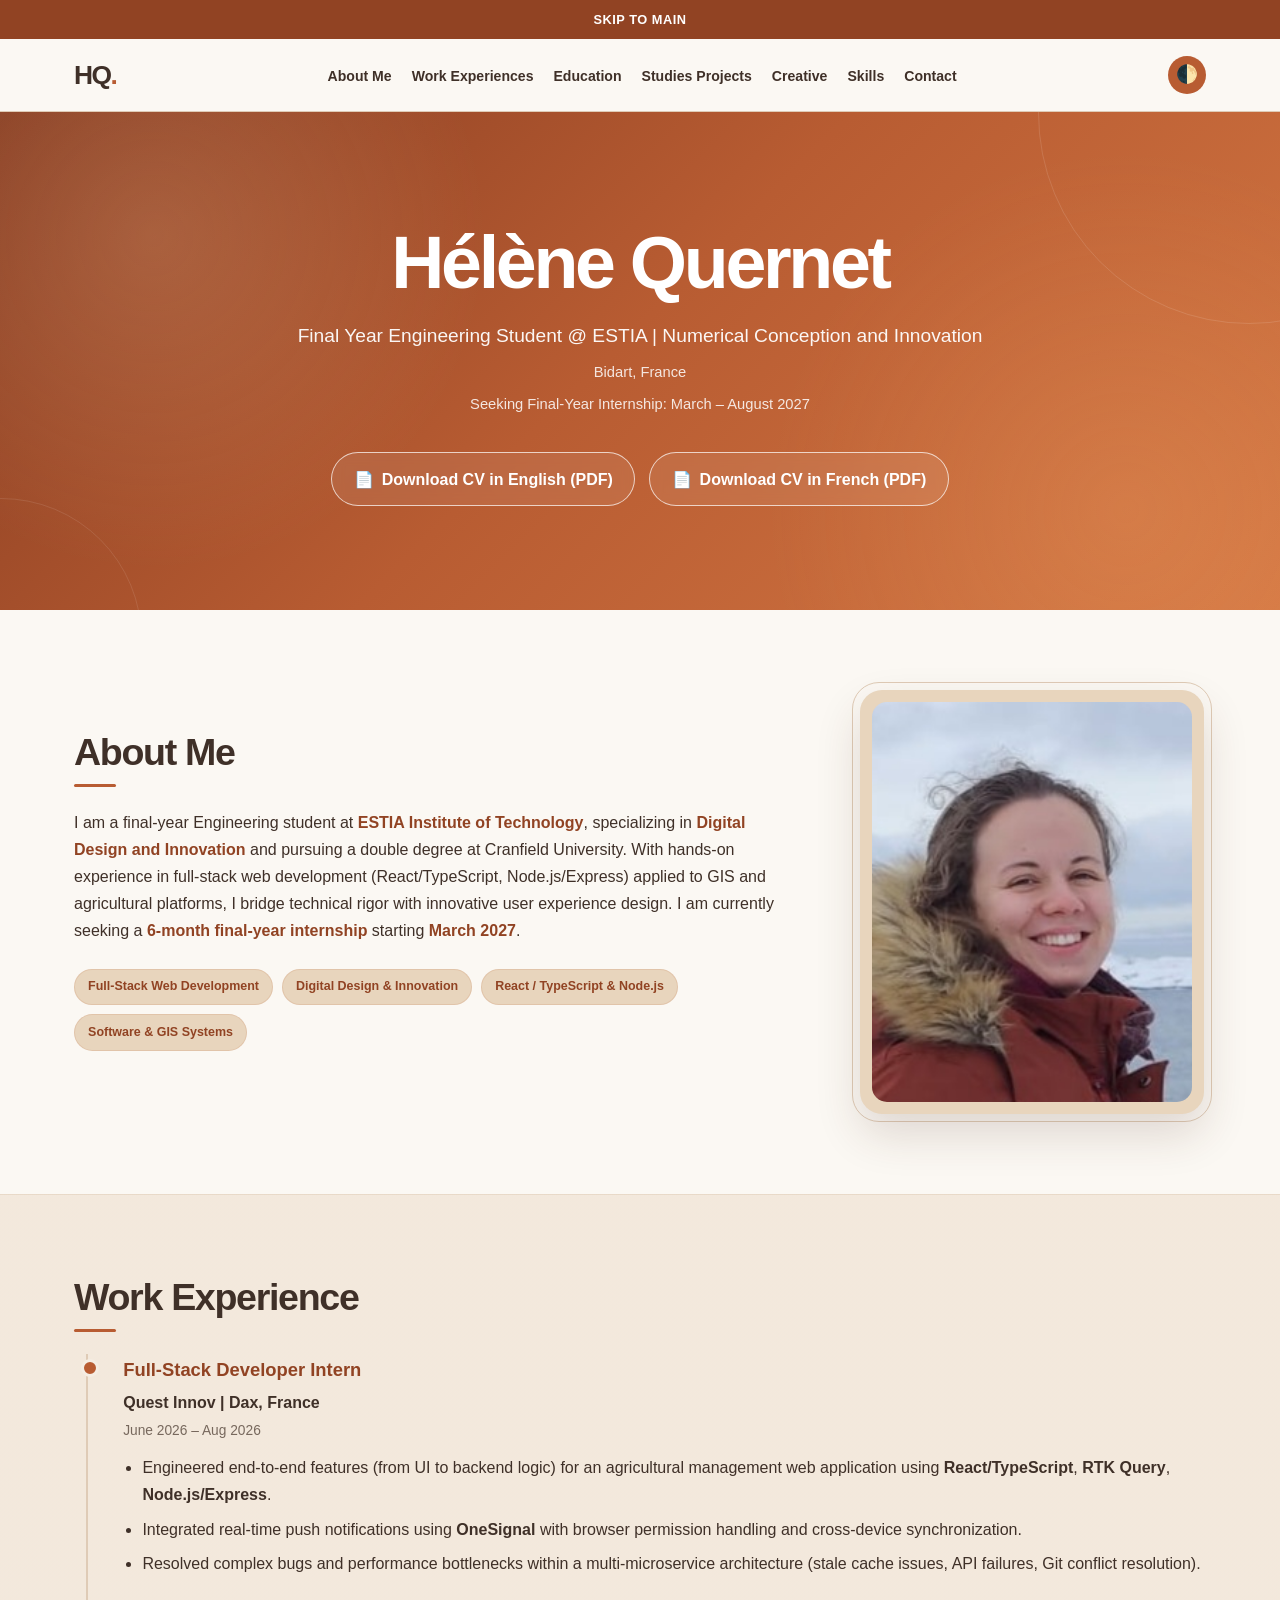
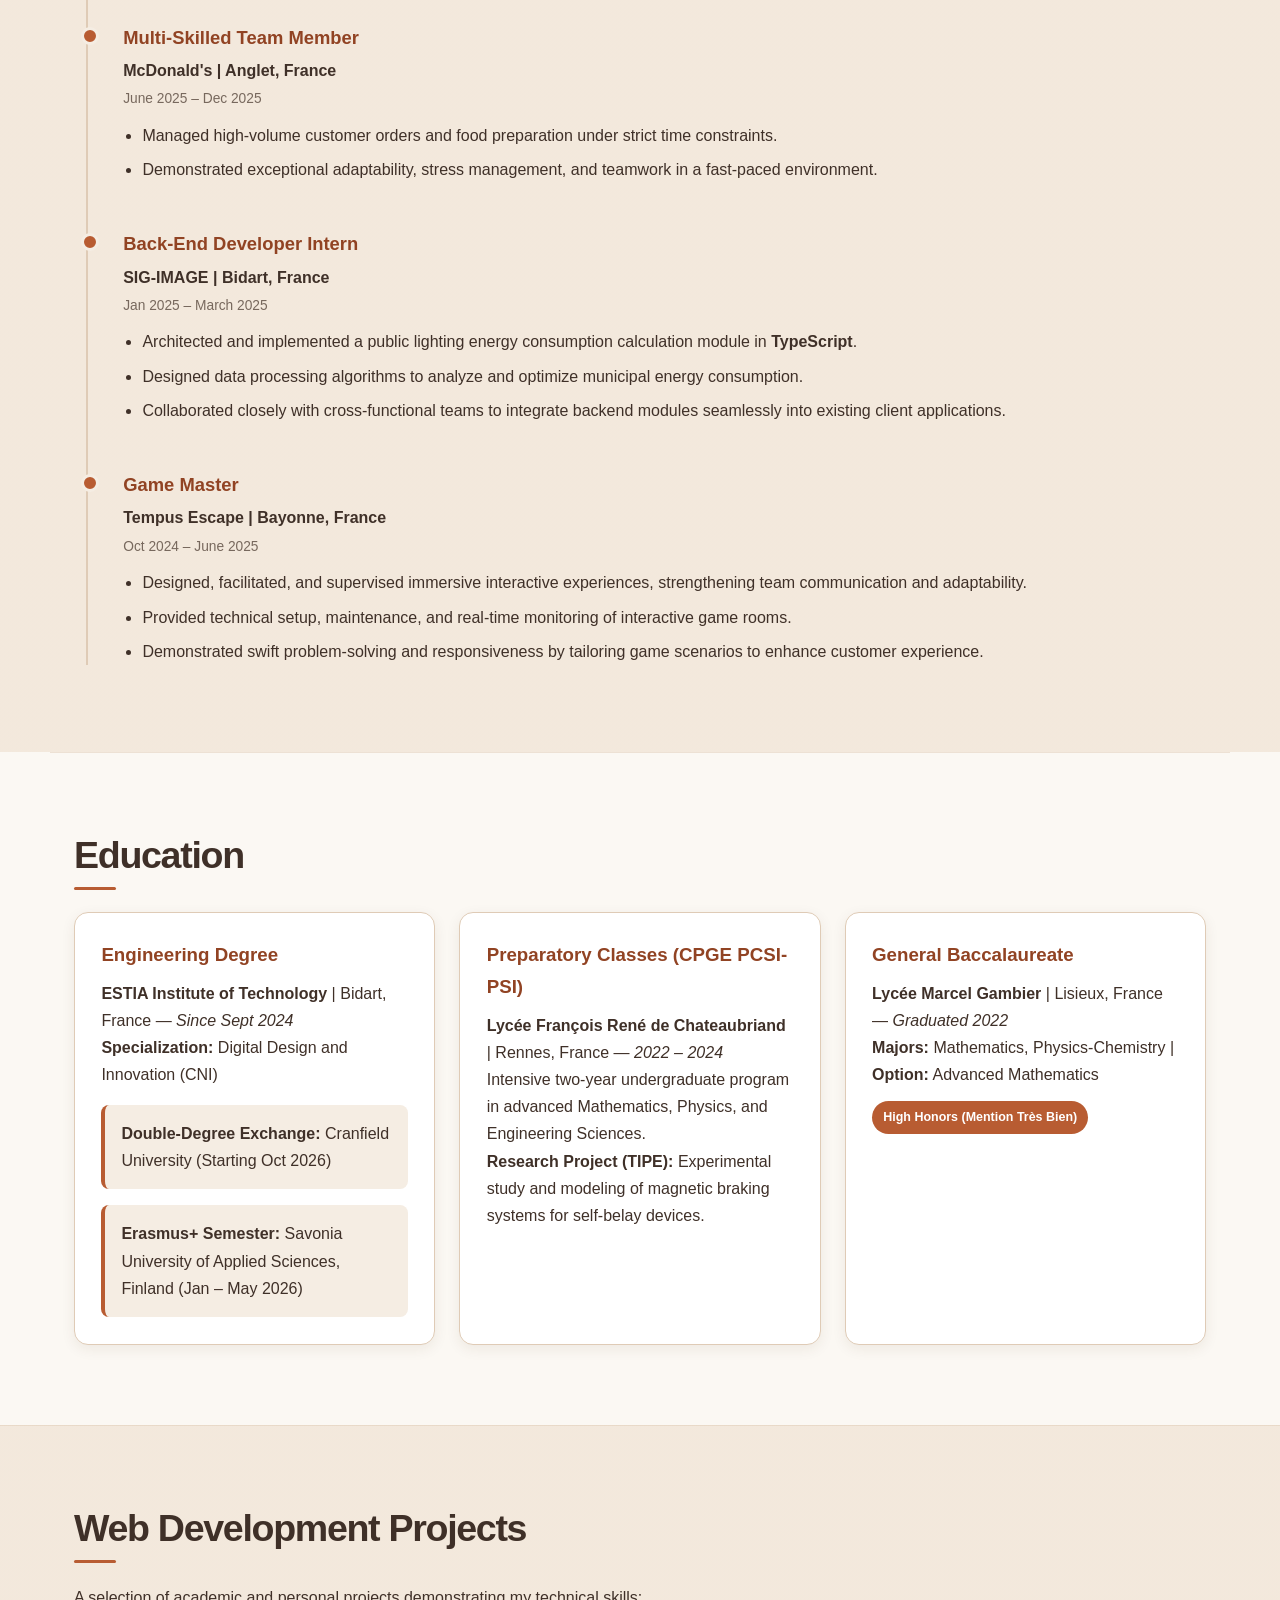
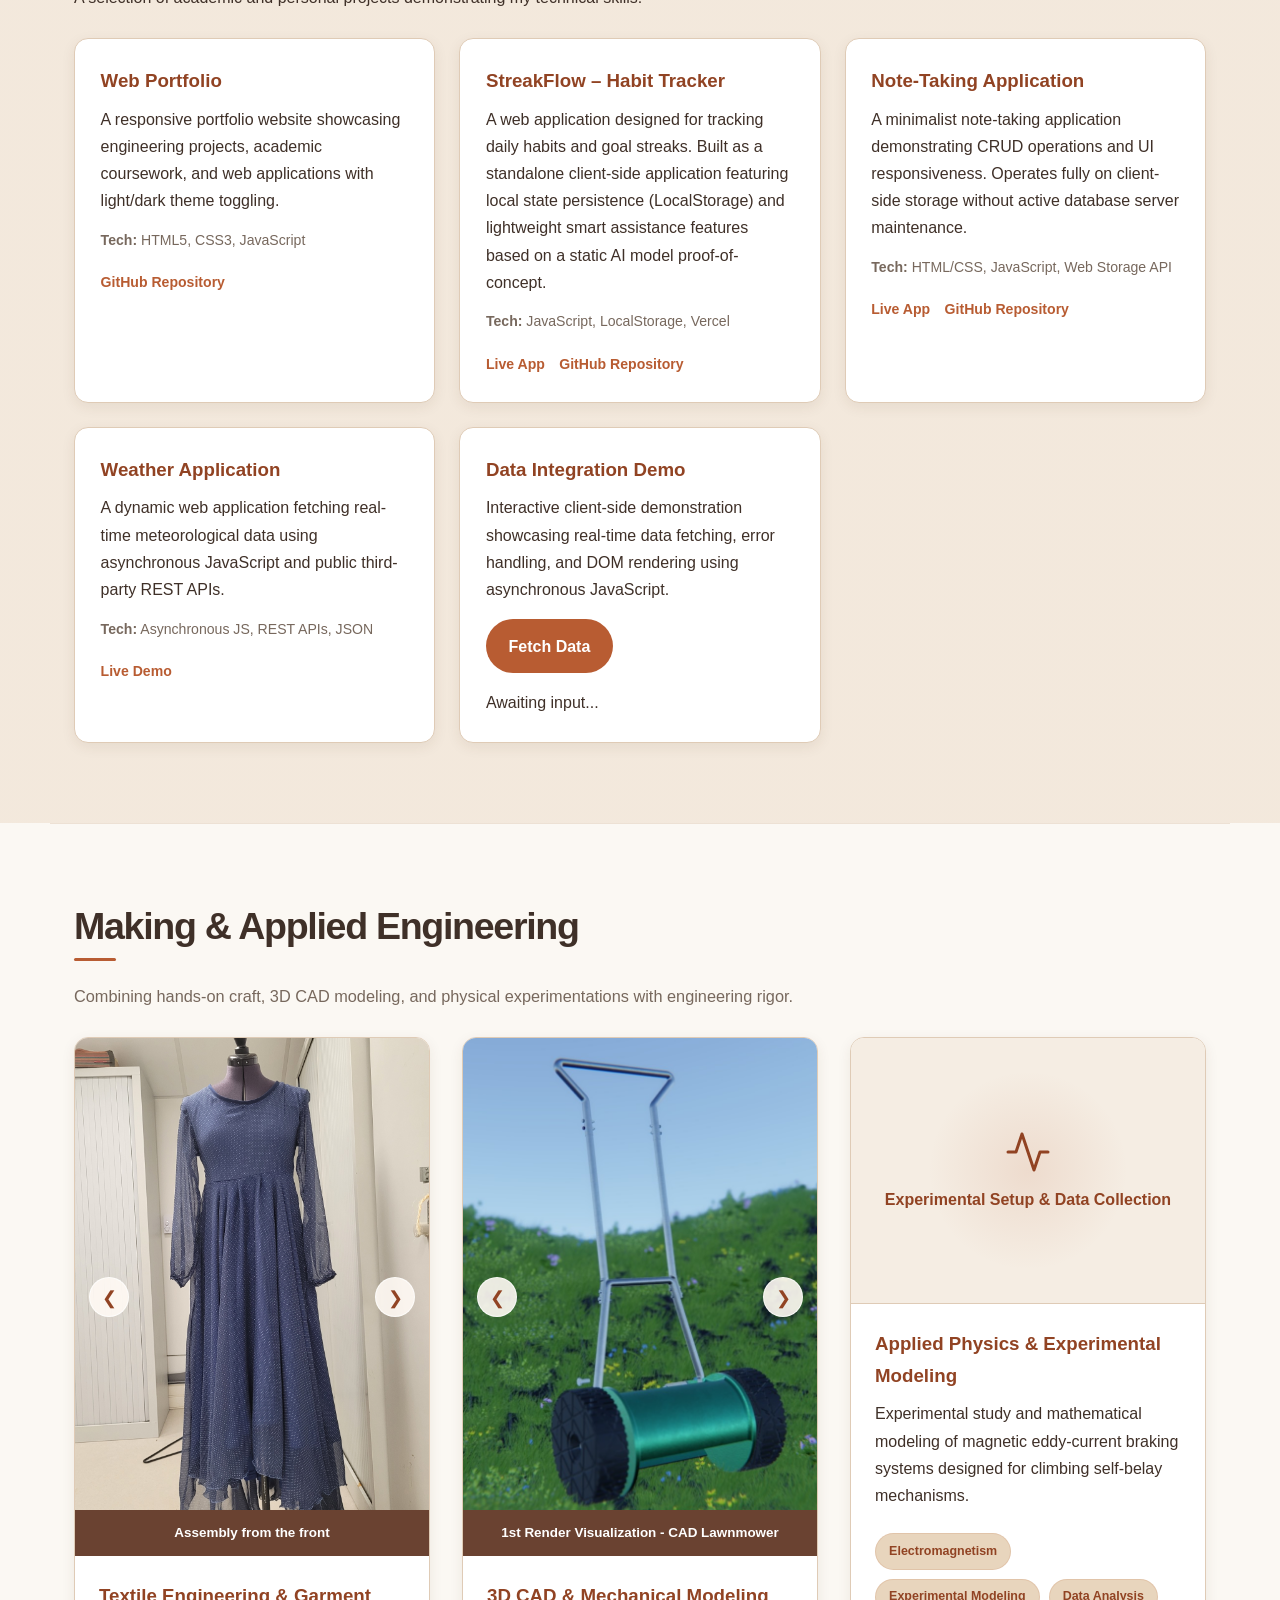
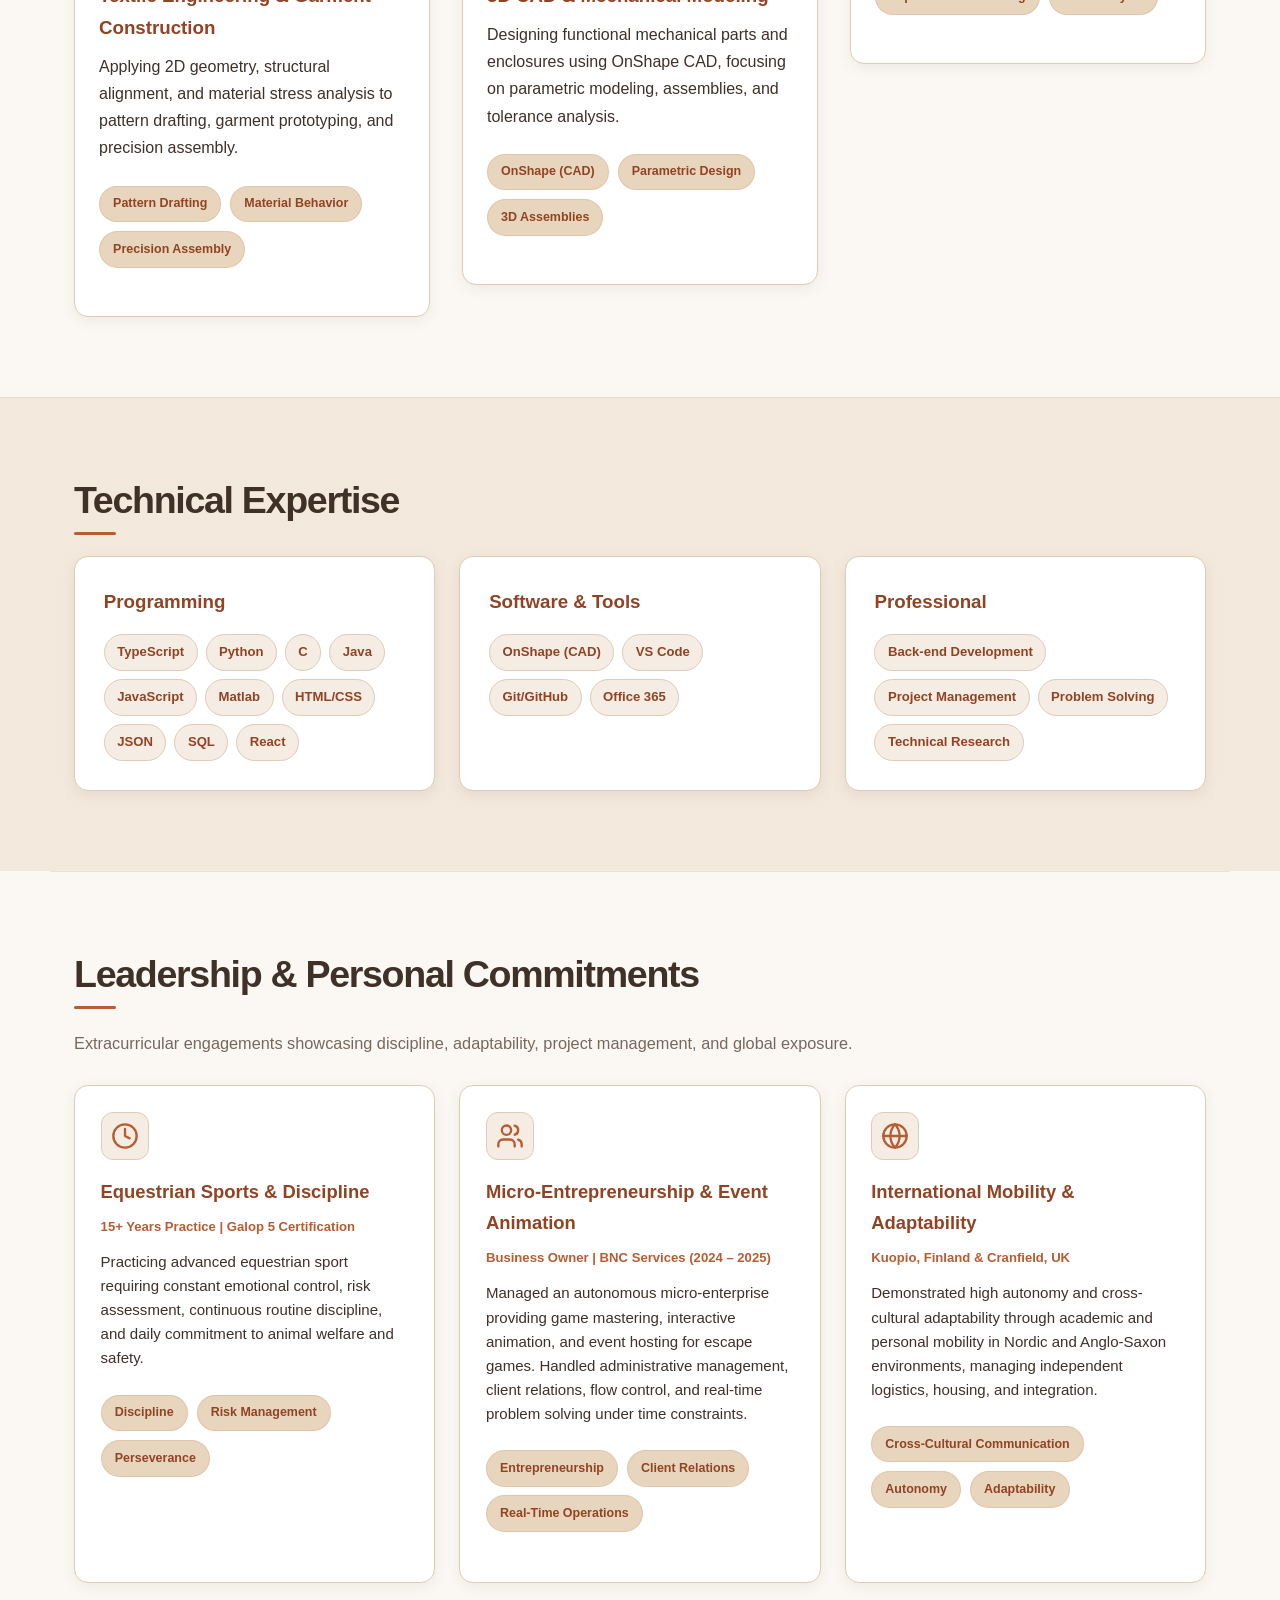
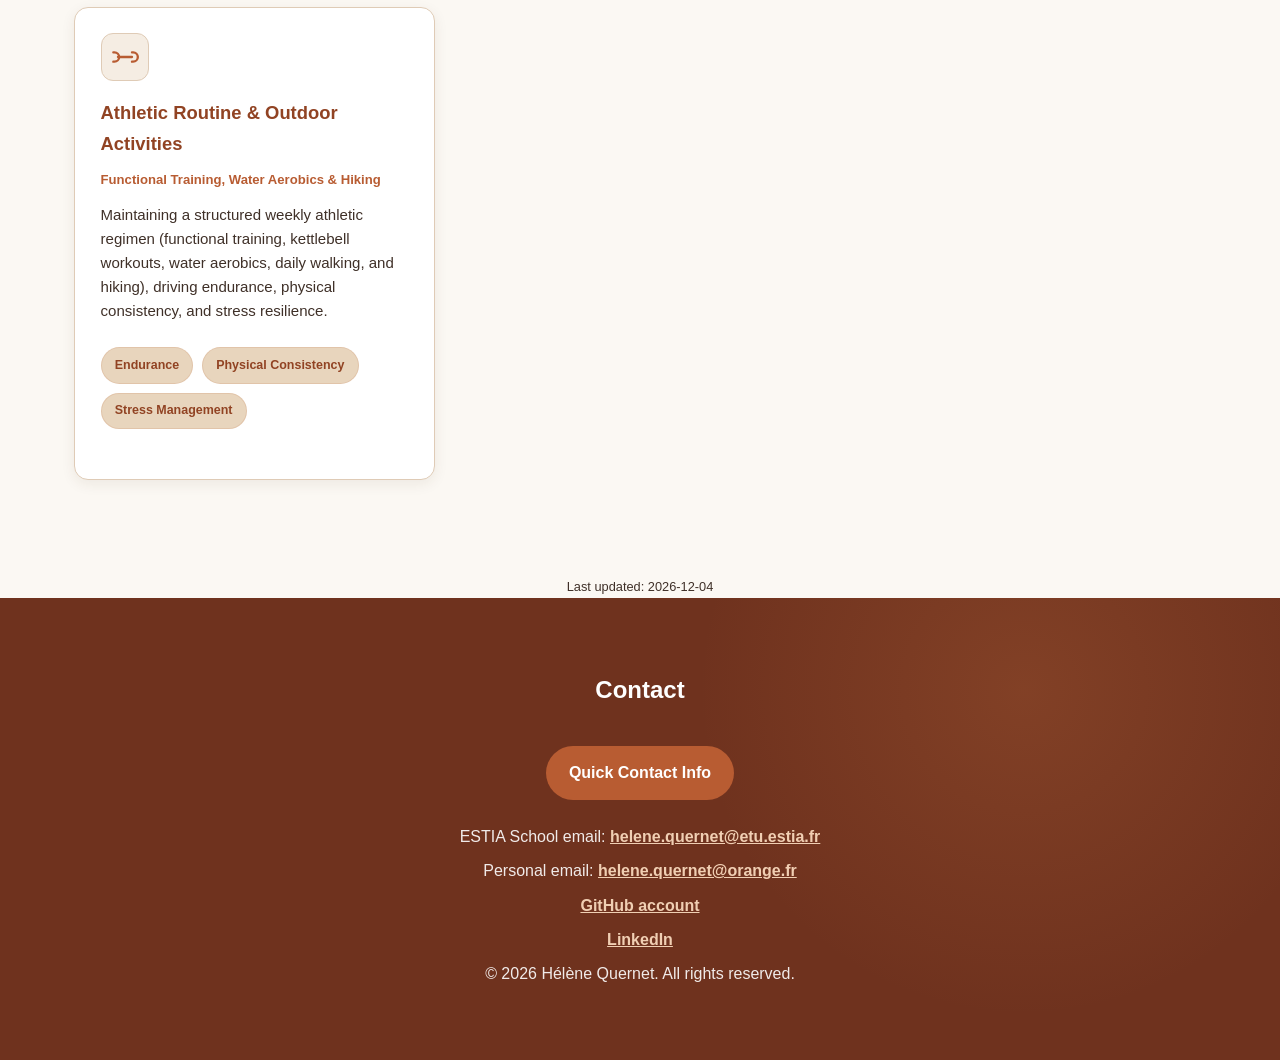
<file: index.html>
<!DOCTYPE html>
<html lang="en">
<head>
    <meta charset="UTF-8" />
    <meta name="viewport" content="width=device-width, initial-scale=1.0">
    <meta name="description" content="Portfolio of Hélène Quernet, Engineering student specializing in IT at ESTIA, France. Showcasing academic projects, software development, and creative work.">
    <meta name="author" content="Hélène Quernet">
    <meta name="keywords" content="engineering, IT, portfolio, software development, ESTIA, France">
    
    <link rel="stylesheet" href="style.css" />
    <title>Hélène Quernet - Portfolio</title>
</head>

<body>

    <a id="skipper" href="#main">Skip to Main</a>

    <nav class="navbar">
        <div class="nav-container">
            <a href="index.html" class="logo">HQ<span>.</span></a>
            <ul class="nav-links">
                <li><a href="#about">About Me</a></li>
                <li><a href="#work">Work Experiences</a></li>
                <li><a href="#school">Education</a></li>
                <li><a href="#projects">Studies Projects</a></li>
                <li><a href="#creative">Creative</a></li>
                <li><a href="#skills">Skills</a></li>
                <li><a href="#contact">Contact</a></li>
            </ul>
            <button id="theme-toggle" aria-label="Toggle Dark Mode">
                <span class="mode-icon">🌓</span>
            </button>
        </div>
    </nav>

    <header class="hero">
        <div class="hero-content">
            <h1 class="fade-in">Hélène Quernet</h1>
            <p class="hero-subtitle">Final Year Engineering Student @ ESTIA | Numerical Conception and Innovation</p>
            <p class="hero-location">Bidart, France</p>
            <p class="hero-location">Seeking Final-Year Internship: March – August 2027</p>
            <div class="hero-cta">
                <a href="CV_2026-10-06_en.pdf" class="btn btn-secondary" download>
                    <span class="icon">📄</span> Download CV in English (PDF)
                </a>
                <a href="CV_2026-10-06_fr.pdf" class="btn btn-secondary" download>
                    <span class="icon">📄</span> Download CV in French (PDF)
                </a>
            </div>
        </div>
    </header>

    <main id="main">

        <!-- About Section -->
        <section id="about" class="container">
            <div class="section-grid">
                <div class="about-text">
                    <h2 class="section-title">About Me</h2>
                    <p>I am a final-year Engineering student at <strong>ESTIA Institute of Technology</strong>, specializing in <strong>Digital Design and Innovation</strong> and pursuing a double degree at Cranfield University. With hands-on experience in full-stack web development (React/TypeScript, Node.js/Express) applied to GIS and agricultural platforms, I bridge technical rigor with innovative user experience design. I am currently seeking a <strong>6-month final-year internship</strong> starting <strong>March 2027</strong>.</p>
                    
                    <div class="interests-tags">
                        <span class="tag">Full-Stack Web Development</span>
                        <span class="tag">Digital Design &amp; Innovation</span>
                        <span class="tag">React / TypeScript &amp; Node.js</span>
                        <span class="tag">Software &amp; GIS Systems</span>
                    </div>
                </div>
                <div class="about-image">
                    <figure class="profile-frame">
                        <img src="img/profile.jpg" alt="Hélène Quernet Portrait">
                    </figure>
                </div>
            </div>
        </section>

        <!-- Experiences section (Professional) -->
        <section id="work" class="bg-light">
            <div class="container">
                <h2 class="section-title">Work Experience</h2>
                <div class="experience-timeline">

                    <!-- Internship Quest Innov -->
                    <div class="exp-item">
                        <div class="exp-header">
                            <h3>Full-Stack Developer Intern</h3>
                            <span class="exp-company">Quest Innov | Dax, France</span>
                            <span class="exp-date">June 2026 – Aug 2026</span>
                        </div>
                        <ul class="work_list">
                            <li>Engineered end-to-end features (from UI to backend logic) for an agricultural management web application using <strong>React/TypeScript</strong>, <strong>RTK Query</strong>, <strong>Node.js/Express</strong>.</li>
                            <li>Integrated real-time push notifications using <strong>OneSignal</strong> with browser permission handling and cross-device synchronization.</li>
                            <li>Resolved complex bugs and performance bottlenecks within a multi-microservice architecture (stale cache issues, API failures, Git conflict resolution).</li>
                        </ul>
                    </div>

                    <!-- McDonald's -->
                    <div class="exp-item">
                        <div class="exp-header">
                            <h3>Multi-Skilled Team Member</h3>
                            <span class="exp-company">McDonald's | Anglet, France</span>
                            <span class="exp-date">June 2025 – Dec 2025</span>
                        </div>
                        <ul class="work_list">
                            <li>Managed high-volume customer orders and food preparation under strict time constraints.</li>
                            <li>Demonstrated exceptional adaptability, stress management, and teamwork in a fast-paced environment.</li>
                        </ul>
                    </div>

                    <!-- Internship SIG-IMAGE -->
                    <div class="exp-item">
                        <div class="exp-header">
                            <h3>Back-End Developer Intern</h3>
                            <span class="exp-company">SIG-IMAGE | Bidart, France</span>
                            <span class="exp-date">Jan 2025 – March 2025</span>
                        </div>
                        <ul class="work_list">
                            <li>Architected and implemented a public lighting energy consumption calculation module in <strong>TypeScript</strong>.</li>
                            <li>Designed data processing algorithms to analyze and optimize municipal energy consumption.</li>
                            <li>Collaborated closely with cross-functional teams to integrate backend modules seamlessly into existing client applications.</li>
                        </ul>
                    </div>

                    <!-- Tempus Escape -->
                    <div class="exp-item">
                        <div class="exp-header">
                            <h3>Game Master</h3>
                            <span class="exp-company">Tempus Escape | Bayonne, France</span>
                            <span class="exp-date">Oct 2024 – June 2025</span>
                        </div>
                        <ul class="work_list">
                            <li>Designed, facilitated, and supervised immersive interactive experiences, strengthening team communication and adaptability.</li>
                            <li>Provided technical setup, maintenance, and real-time monitoring of interactive game rooms.</li>
                            <li>Demonstrated swift problem-solving and responsiveness by tailoring game scenarios to enhance customer experience.</li>
                        </ul>
                    </div>

                </div>
            </div>
        </section>

        <!-- Education section -->
        <section id="school" class="container">
            <h2 class="section-title">Education</h2>
            <div class="education-grid">

                <!-- ESTIA & International Mobility -->
                <div class="edu-item">
                    <h3>Engineering Degree</h3>
                    <p><strong>ESTIA Institute of Technology</strong> | Bidart, France — <em>Since Sept 2024</em></p>
                    <p><strong>Specialization:</strong> Digital Design and Innovation (CNI)</p>
                    
                    <div class="highlight-box">
                        <p><strong>Double-Degree Exchange:</strong> Cranfield University (Starting Oct 2026)</p>
                    </div>

                    <div class="highlight-box">
                        <p><strong>Erasmus+ Semester:</strong> Savonia University of Applied Sciences, Finland (Jan – May 2026)</p>
                    </div>
                </div>

                <!-- CPGE Prep Class -->
                <div class="edu-item">
                    <h3>Preparatory Classes (CPGE PCSI-PSI)</h3>
                    <p><strong>Lycée François René de Chateaubriand</strong> | Rennes, France — <em>2022 – 2024</em></p>
                    <p>Intensive two-year undergraduate program in advanced Mathematics, Physics, and Engineering Sciences.</p>
                    <p class="edu-project"><strong>Research Project (TIPE):</strong> Experimental study and modeling of magnetic braking systems for self-belay devices.</p>
                </div>

                <!-- Baccalaureate -->
                <div class="edu-item">
                    <h3>General Baccalaureate</h3>
                    <p><strong>Lycée Marcel Gambier</strong> | Lisieux, France — <em>Graduated 2022</em></p>
                    <p><strong>Majors:</strong> Mathematics, Physics-Chemistry | <strong>Option:</strong> Advanced Mathematics</p>
                    <span class="badge">High Honors (Mention Très Bien)</span>
                </div>

            </div>
        </section>

        <!-- Projects Section (Technical) -->
        <section id="projects" class="bg-light">
            <div class="container">
                <h2 class="section-title">Web Development Projects</h2>
                <p>A selection of academic and personal projects demonstrating my technical skills:</p><br>
                <div class="project-grid">
                    
                    <!-- GitHub Portfolio -->
                    <article class="project-card">
                        <div class="project-info">
                            <h3>Web Portfolio</h3>
                            <p>A responsive portfolio website showcasing engineering projects, academic coursework, and web applications with light/dark theme toggling.</p>
                            <p class="tech-stack"><strong>Tech:</strong> HTML5, CSS3, JavaScript</p>
                            <div class="project-links">
                                <a href="https://github.com/HeleneQ/portfolio.git" class="link" target="_blank" rel="noopener">GitHub Repository</a>
                            </div>
                        </div>
                    </article>

                    <!-- StreakFlow -->
                    <article class="project-card">
                        <div class="project-info">
                            <h3>StreakFlow – Habit Tracker</h3>
                            <p>A web application designed for tracking daily habits and goal streaks. Built as a standalone client-side application featuring local state persistence (LocalStorage) and lightweight smart assistance features based on a static AI model proof-of-concept.</p>
                            <p class="tech-stack"><strong>Tech:</strong> JavaScript, LocalStorage, Vercel</p>
                            <div class="project-links">
                                <a href="https://streakflow-bay.vercel.app/" class="link" target="_blank" rel="noopener">Live App</a>
                                <a href="https://github.com/HeleneQ/streakflow.git" class="link" target="_blank" rel="noopener">GitHub Repository</a>
                            </div>
                        </div>
                    </article>

                    <!-- Note-Taking App -->
                    <article class="project-card">
                        <div class="project-info">
                            <h3>Note-Taking Application</h3>
                            <p>A minimalist note-taking application demonstrating CRUD operations and UI responsiveness. Operates fully on client-side storage without active database server maintenance.</p>
                            <p class="tech-stack"><strong>Tech:</strong> HTML/CSS, JavaScript, Web Storage API</p>
                            <div class="project-links">
                                <a href="https://note-app-azure-phi.vercel.app/" class="link" target="_blank" rel="noopener">Live App</a>
                                <a href="https://github.com/HeleneQ/note-app.git" class="link" target="_blank" rel="noopener">GitHub Repository</a>
                            </div>
                        </div>
                    </article>

                    <!-- Weather App -->
                    <article class="project-card">
                        <div class="project-info">
                            <h3>Weather Application</h3>
                            <p>A dynamic web application fetching real-time meteorological data using asynchronous JavaScript and public third-party REST APIs.</p>
                            <p class="tech-stack"><strong>Tech:</strong> Asynchronous JS, REST APIs, JSON</p>
                            <div class="project-links">
                                <a href="weather.html" class="link">Live Demo</a>
                            </div>
                        </div>
                    </article>

                    <!-- API Demo Project -->
                    <article class="project-card" id="data_demo">
                        <div class="project-info">
                            <h3>Data Integration Demo</h3>
                            <p>Interactive client-side demonstration showcasing real-time data fetching, error handling, and DOM rendering using asynchronous JavaScript.</p>
                            <button id="load_data" class="btn btn-data">Fetch Data</button>
                            <div id="output_container">
                                <p id="output_data">Awaiting input...</p>
                            </div>
                        </div>
                    </article>

                </div>
            </div>
        </section>

        <!-- Creative & Applied Engineering Section -->
        <section id="creative" class="container">
            <h2 class="section-title">Making &amp; Applied Engineering</h2>
            <p class="section-subtitle">Combining hands-on craft, 3D CAD modeling, and physical experimentations with engineering rigor.</p><br>

            <div class="creative-grid">

                <!-- Pillar 1: Textile Engineering & Pattern Drafting -->
                <article class="creative-card">
                    <div class="carousel-container">
                        <div class="carousel-track">
                            <figure class="carousel-slide">
                                <img src="img/dress-front.jpg" alt="Construction front view">
                                <figcaption>Assembly from the front</figcaption>
                            </figure>
                            <figure class="carousel-slide">
                                <img src="img/dress-left.jpg" alt="Construction side view">
                                <figcaption>Assembly from the side</figcaption>
                            </figure>
                        </div>
                        <button class="carousel-btn prev" aria-label="Previous image">❮</button>
                        <button class="carousel-btn next" aria-label="Next image">❯</button>
                    </div>
                    <div class="creative-info">
                        <h3>Textile Engineering &amp; Garment Construction</h3>
                        <p>Applying 2D geometry, structural alignment, and material stress analysis to pattern drafting, garment prototyping, and precision assembly.</p>
                        <div class="interests-tags">
                            <span class="tag">Pattern Drafting</span>
                            <span class="tag">Material Behavior</span>
                            <span class="tag">Precision Assembly</span>
                        </div>
                    </div>
                </article>

                <!-- Pillar 2: 3D CAD Modeling (OnShape) -->
                <article class="creative-card">
                    <div class="carousel-container">
                        <div class="carousel-track">
                            <figure class="carousel-slide">
                                <img src="img/lawnmower1.jpg" alt="CAD Lawnmower View 1">
                                <figcaption>1st Render Visualization - CAD Lawnmower</figcaption>
                            </figure>
                            <figure class="carousel-slide">
                                <img src="img/lawnmower2.jpg" alt="CAD Lawnmower View 2">
                                <figcaption>2nd Render Visualization - CAD Lawnmower</figcaption>
                            </figure>
                        </div>
                        <button class="carousel-btn prev" aria-label="Previous image">❮</button>
                        <button class="carousel-btn next" aria-label="Next image">❯</button>
                    </div>
                    <div class="creative-info">
                        <h3>3D CAD &amp; Mechanical Modeling</h3>
                        <p>Designing functional mechanical parts and enclosures using OnShape CAD, focusing on parametric modeling, assemblies, and tolerance analysis.</p>
                        <div class="interests-tags">
                            <span class="tag">OnShape (CAD)</span>
                            <span class="tag">Parametric Design</span>
                            <span class="tag">3D Assemblies</span>
                        </div>
                    </div>
                </article>

                <!-- Pillar 3: Applied Physics & TIPE Research -->
                <article class="creative-card">
                    <div class="creative-img-wrapper placeholder-wrapper">
                        <div class="placeholder-content">
                            <svg xmlns="http://www.w3.org/2000/svg" width="48" height="48" viewBox="0 0 24 24" fill="none" stroke="currentColor" stroke-width="1.5" stroke-linecap="round" stroke-linejoin="round">
                                <path d="M22 12h-4l-3 9L9 3l-3 9H2"/>
                            </svg>
                            <span>Experimental Setup &amp; Data Collection</span>
                        </div>
                    </div>
                    <div class="creative-info">
                        <h3>Applied Physics &amp; Experimental Modeling</h3>
                        <p>Experimental study and mathematical modeling of magnetic eddy-current braking systems designed for climbing self-belay mechanisms.</p>
                        <div class="interests-tags">
                            <span class="tag">Electromagnetism</span>
                            <span class="tag">Experimental Modeling</span>
                            <span class="tag">Data Analysis</span>
                        </div>
                    </div>
                </article>
            </div>
        </section>

        <section id="skills" class="bg-light">
            <div class="container" id="skills-container">
                <!-- Dynamic skills injected here -->
            </div>
        </section>

        <!-- Leadership & Personal Commitments Section -->
        <section id="leadership" class="container">
            <h2 class="section-title">Leadership &amp; Personal Commitments</h2>
            <p class="section-subtitle">Extracurricular engagements showcasing discipline, adaptability, project management, and global exposure.</p><br>

            <div class="leadership-grid">

                <!-- Card 1: Equestrian Sports -->
                <article class="leadership-card">
                    <div class="leadership-icon">
                        <svg xmlns="http://www.w3.org/2000/svg" width="28" height="28" viewBox="0 0 24 24" fill="none" stroke="currentColor" stroke-width="2" stroke-linecap="round" stroke-linejoin="round"><path d="M22 12 A10 10 0 0 1 12 22 A10 10 0 0 1 2 12 A10 10 0 0 1 22 12 Z"/><path d="M12 6v6l4 2"/></svg>
                    </div>
                    <h3>Equestrian Sports &amp; Discipline</h3>
                    <span class="role-date">15+ Years Practice | Galop 5 Certification</span>
                    <p>Practicing advanced equestrian sport requiring constant emotional control, risk assessment, continuous routine discipline, and daily commitment to animal welfare and safety.</p>
                    <div class="interests-tags">
                        <span class="tag">Discipline</span>
                        <span class="tag">Risk Management</span>
                        <span class="tag">Perseverance</span>
                    </div>
                </article>

                <!-- Card 2: Micro-Enterprise -->
                <article class="leadership-card">
                    <div class="leadership-icon">
                        <svg xmlns="http://www.w3.org/2000/svg" width="28" height="28" viewBox="0 0 24 24" fill="none" stroke="currentColor" stroke-width="2" stroke-linecap="round" stroke-linejoin="round"><path d="M16 21v-2a4 4 0 0 0-4-4H6a4 4 0 0 0-4 4v2"/><circle cx="9" cy="7" r="4"/><path d="M22 21v-2a4 4 0 0 0-3-3.87"/><path d="M16 3.13a4 4 0 0 1 0 7.75"/></svg>
                    </div>
                    <h3>Micro-Entrepreneurship &amp; Event Animation</h3>
                    <span class="role-date">Business Owner | BNC Services (2024 – 2025)</span>
                    <p>Managed an autonomous micro-enterprise providing game mastering, interactive animation, and event hosting for escape games. Handled administrative management, client relations, flow control, and real-time problem solving under time constraints.</p>
                    <div class="interests-tags">
                        <span class="tag">Entrepreneurship</span>
                        <span class="tag">Client Relations</span>
                        <span class="tag">Real-Time Operations</span>
                    </div>
                </article>

                <!-- Card 3: International Mobility -->
                <article class="leadership-card">
                    <div class="leadership-icon">
                        <svg xmlns="http://www.w3.org/2000/svg" width="28" height="28" viewBox="0 0 24 24" fill="none" stroke="currentColor" stroke-width="2" stroke-linecap="round" stroke-linejoin="round"><circle cx="12" cy="12" r="10"/><path d="M2 12h20"/><path d="M12 2a15.3 15.3 0 0 1 4 10 15.3 15.3 0 0 1-4 10 15.3 15.3 0 0 1-4-10 15.3 15.3 0 0 1 4-10z"/></svg>
                    </div>
                    <h3>International Mobility &amp; Adaptability</h3>
                    <span class="role-date">Kuopio, Finland &amp; Cranfield, UK</span>
                    <p>Demonstrated high autonomy and cross-cultural adaptability through academic and personal mobility in Nordic and Anglo-Saxon environments, managing independent logistics, housing, and integration.</p>
                    <div class="interests-tags">
                        <span class="tag">Cross-Cultural Communication</span>
                        <span class="tag">Autonomy</span>
                        <span class="tag">Adaptability</span>
                    </div>
                </article>

                <!-- Card 4: Fitness Routine -->
                <article class="leadership-card">
                    <div class="leadership-icon">
                        <svg xmlns="http://www.w3.org/2000/svg" width="28" height="28" viewBox="0 0 24 24" fill="none" stroke="currentColor" stroke-width="2" stroke-linecap="round" stroke-linejoin="round"><path d="M18 8h1a4 4 0 0 1 0 8h-1"/><path d="M2 8h1a4 4 0 0 1 4 4 4 4 0 0 1-4 4H2"/><path d="M6 12h12"/></svg>
                    </div>
                    <h3>Athletic Routine &amp; Outdoor Activities</h3>
                    <span class="role-date">Functional Training, Water Aerobics &amp; Hiking</span>
                    <p>Maintaining a structured weekly athletic regimen (functional training, kettlebell workouts, water aerobics, daily walking, and hiking), driving endurance, physical consistency, and stress resilience.</p>
                    <div class="interests-tags">
                        <span class="tag">Endurance</span>
                        <span class="tag">Physical Consistency</span>
                        <span class="tag">Stress Management</span>
                    </div>
                </article>

            </div>
        </section>

    </main>

    <footer id="contact">
        <h2>Contact</h2>
        <button id="contact-btn" class="btn btn-contact">Quick Contact Info</button>
        <p>ESTIA School email: <a href="mailto:helene.quernet@etu.estia.fr">helene.quernet@etu.estia.fr</a></p>
        <p>Personal email: <a href="mailto:helene.quernet@orange.fr">helene.quernet@orange.fr</a></p>
        <p><a href="https://github.com/HeleneQ" target="_blank" rel="noopener">GitHub account</a></p>
        <p><a href="https://linkedin.com/in/hélène-quernet-942533326" target="_blank" rel="noopener">LinkedIn</a></p>
        <p>&copy; 2026 Hélène Quernet. All rights reserved.</p>
    </footer>

    <script src="script.js"></script>

</body>
</html>
</file>
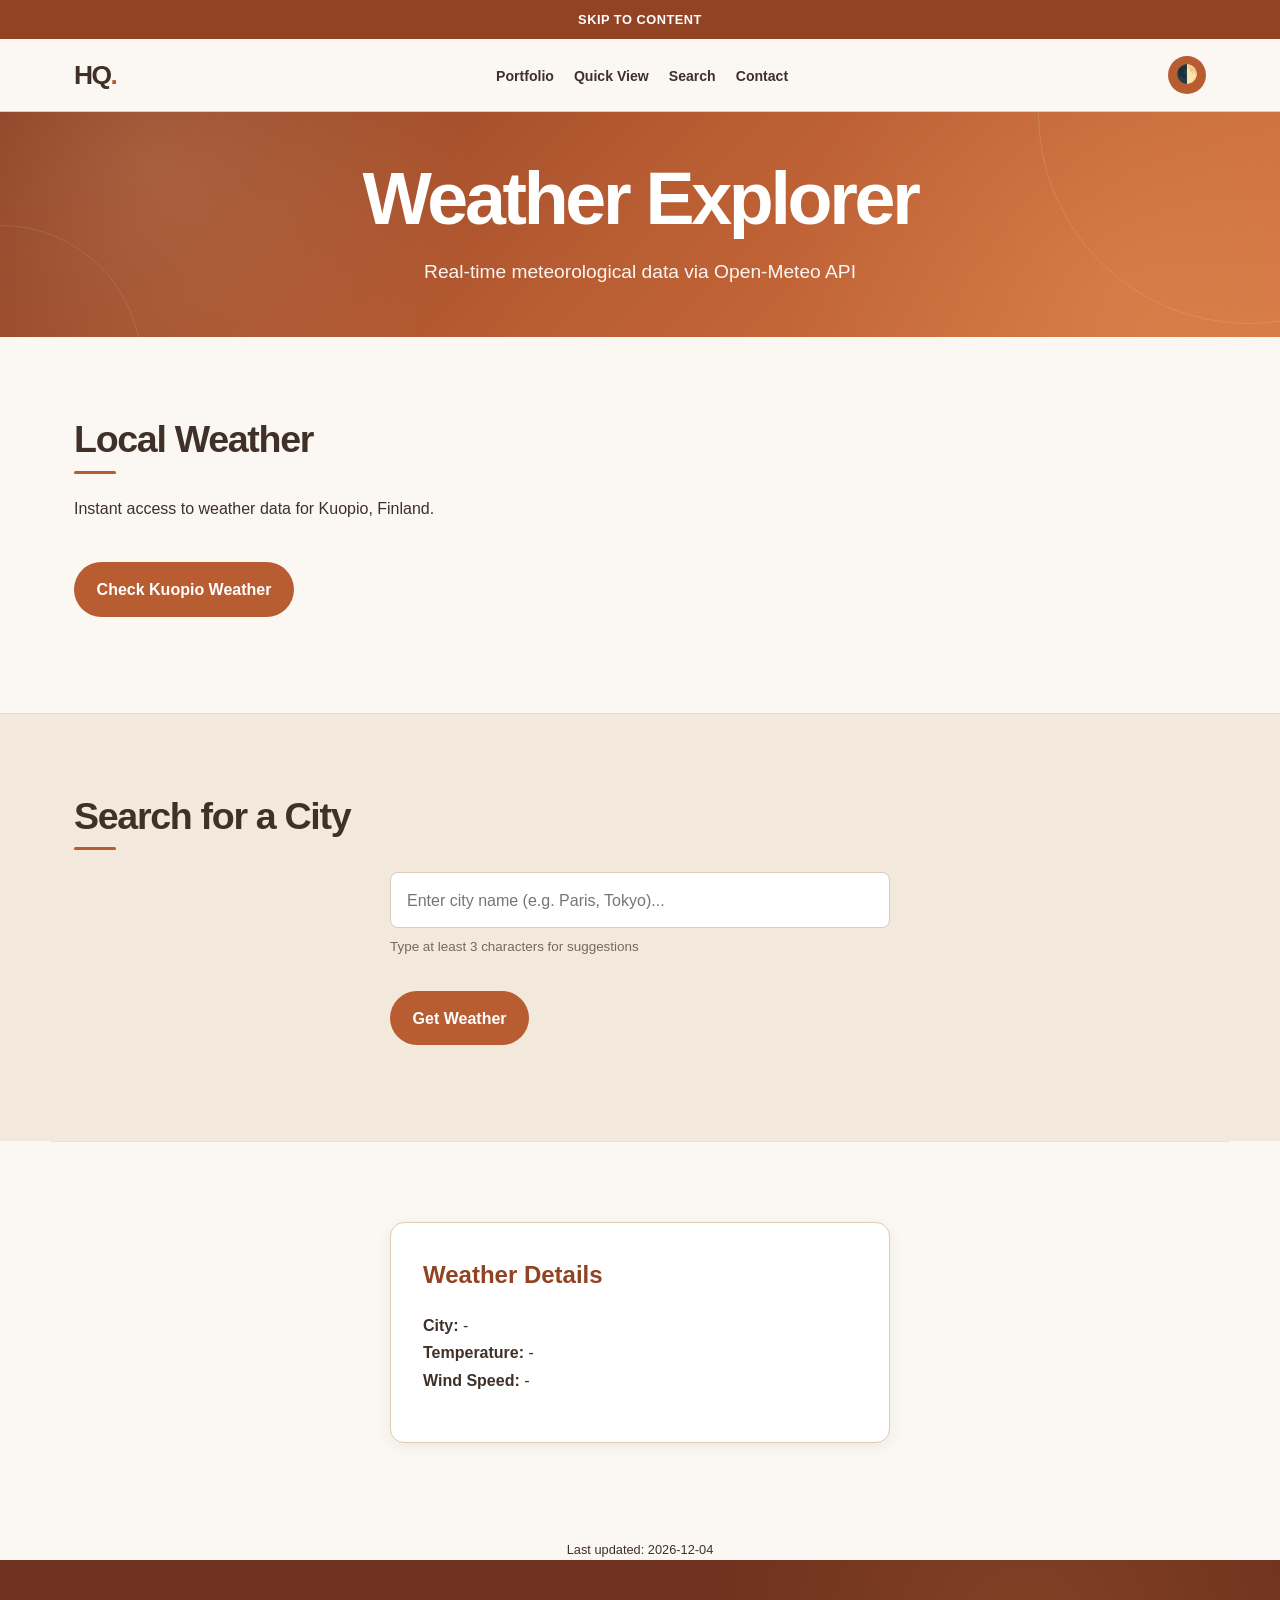
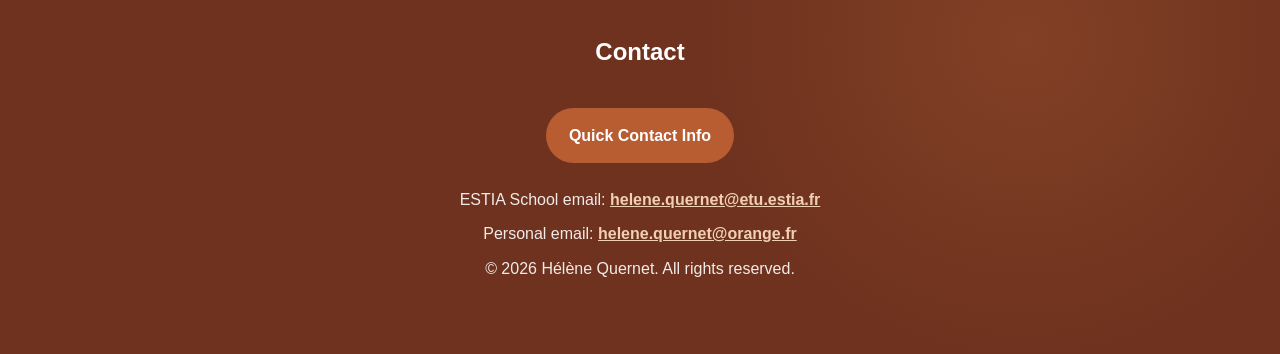
<file: weather.html>
<!DOCTYPE html>
<html lang="en">
<head>
    <meta charset="UTF-8" />
    <meta name="viewport" content="width=device-width, initial-scale=1.0">
    <link rel="stylesheet" href="style.css" />
    <title>Weather App - Hélène Quernet</title>
</head>

<body>
    <a id="skipper" href="#main">Skip to content</a>

    <!-- Standard Navbar -->
    <nav class="navbar">
        <div class="nav-container">
            <a href="index.html" class="logo">HQ<span>.</span></a>
            <ul class="nav-links">
                <li><a href="index.html">Portfolio</a></li>
                <li><a href="#kuopio-weather">Quick View</a></li>
                <li><a href="#other-city">Search</a></li>
                <li><a href="#contact">Contact</a></li>
            </ul>
            <button id="theme-toggle" aria-label="Toggle Dark Mode">
                <span class="mode-icon">🌓</span>
            </button>
        </div>
    </nav>

    <header class="hero" style="padding: 3rem 2rem;">
        <div class="hero-content">
            <h1>Weather Explorer</h1>
            <p class="hero-subtitle">Real-time meteorological data via Open-Meteo API</p>
        </div>
    </header>
    
    <main id="main">
        <!-- Quick Access Section -->
        <section id="kuopio-weather" class="container">
            <h2 class="section-title">Local Weather</h2>
            <p>Instant access to weather data for Kuopio, Finland.</p>
            <div style="margin-top: 1.5rem;">
                <button id="btnKuopio" class="btn btn-primary btn-weather">Check Kuopio Weather</button>
            </div>
        </section>

        <!-- Search Section -->
        <section id="other-city" class="bg-light">
            <div class="container">
                <h2 class="section-title">Search for a City</h2>
                <div class="search-container">
                    <input 
                        type="text" 
                        id="cityInput" 
                        placeholder="Enter city name (e.g. Paris, Tokyo)..."
                        list="cityList"
                        autocomplete="off"
                    >
                    <datalist id="cityList"></datalist>
                    <p id="input-info">Type at least 3 characters for suggestions</p>
                    <button id="btnValidate" class="btn btn-primary btn-weather" disabled>Get Weather</button>
                </div>
            </div>
        </section>

        <!-- Results Section -->
        <section id="results" class="container">
            <div id="weatherBox" class="project-card">
                <h2>Weather Details</h2>
                <p><strong>City:</strong> <span id="city">-</span></p>
                <p><strong>Temperature:</strong> <span id="temperature">-</span></p>
                <p><strong>Wind Speed:</strong> <span id="wind">-</span></p>
                
                <pre id="output" style="margin-top: 1rem; font-size: 0.8rem; color: #e74c3c;"></pre>
            </div>
        </section>
    </main>

    <footer id="contact">
        <h2>Contact</h2>
        <button id="contact-btn" class="btn btn-contact">Quick Contact Info</button>
        <p>ESTIA School email: <a href="mailto:helene.quernet@etu.estia.fr">helene.quernet@etu.estia.fr</a></p>
        <p>Personal email: <a href="mailto:helene.quernet@orange.fr">helene.quernet@orange.fr</a></p>
        <p>&copy; 2026 Hélène Quernet. All rights reserved.</p>
    </footer>

    <script src="weather.js"></script>
</body>
</html>
</file>
<file: style.css>
/* =========================================================
   HÉLÈNE QUERNET — PROFESSIONAL PORTFOLIO
   Desert / Terracotta theme
   ========================================================= */

:root {
  /* Desert palette */
  --main-text: #3f3028;
  --main-back-color: #b85c32;
  --accent-color: #e58b4f;
  --accent-dark: #914323;
  --sand: #e8d5bd;
  --sand-light: #f5ede3;
  --cream: #fbf8f3;
  --white: #ffffff;
  --border: #dfcbb6;
  --muted: #77685d;

  /* Dark mode */
  --dark-bg: #211a17;
  --dark-section: #2b211d;
  --dark-card: #332721;
  --dark-text: #eee4da;
  --dark-muted: #c1afa0;
  --dark-border: #554239;

  --shadow-sm: 0 4px 14px rgba(77, 46, 29, 0.08);
  --shadow-md: 0 12px 30px rgba(77, 46, 29, 0.12);
  --shadow-lg: 0 20px 45px rgba(77, 46, 29, 0.16);

  --radius-sm: 8px;
  --radius-md: 14px;
  --radius-lg: 22px;

  --transition: all 0.28s ease;
}

/* =========================================================
   RESET
   ========================================================= */

* {
  box-sizing: border-box;
  margin: 0;
  padding: 0;
}

html {
  scroll-behavior: smooth;
  scroll-padding-top: 90px;
}

body {
  font-family: "Inter", -apple-system, BlinkMacSystemFont, "Segoe UI",
    Roboto, Helvetica, Arial, sans-serif;
  line-height: 1.7;
  color: var(--main-text);
  background: var(--cream);
  transition: var(--transition);
}

img {
  max-width: 100%;
}

button,
input {
  font: inherit;
}

::selection {
  background: var(--accent-color);
  color: var(--white);
}

/* =========================================================
   ACCESSIBILITY
   ========================================================= */

#skipper {
  display: block;
  width: 100%;
  background: var(--accent-dark);
  color: var(--white);
  text-align: center;
  padding: 0.55rem;
  text-decoration: none;
  font-weight: 700;
  font-size: 0.8rem;
  text-transform: uppercase;
  letter-spacing: 0.04em;
}

#skipper:hover {
  background: var(--main-text);
}

/* =========================================================
   NAVBAR
   ========================================================= */

.navbar {
  background: rgba(251, 248, 243, 0.96);
  border-bottom: 1px solid var(--border);
  padding: 0.85rem 0;
  position: sticky;
  top: 0;
  z-index: 100;
  backdrop-filter: blur(12px);
  transition: var(--transition);
}

.nav-container {
  max-width: 1180px;
  margin: 0 auto;
  display: flex;
  justify-content: space-between;
  align-items: center;
  padding: 0 1.5rem;
  gap: 1.5rem;
}

.logo {
  font-size: 1.65rem;
  font-weight: 800;
  letter-spacing: -0.06em;
  text-decoration: none;
  color: var(--main-text);
  white-space: nowrap;
}

.logo span {
  color: var(--main-back-color);
}

.nav-links {
  display: flex;
  justify-content: center;
  align-items: center;
  list-style: none;
  gap: 1.25rem;
}

.nav-links a {
  position: relative;
  text-decoration: none;
  color: var(--main-text);
  font-size: 0.88rem;
  font-weight: 600;
  transition: var(--transition);
}

.nav-links a::after {
  content: "";
  position: absolute;
  left: 0;
  bottom: -5px;
  width: 0;
  height: 2px;
  border-radius: 2px;
  background: var(--main-back-color);
  transition: width 0.25s ease;
}

.nav-links a:hover {
  color: var(--main-back-color);
}

.nav-links a:hover::after {
  width: 100%;
}

/* =========================================================
   HERO
   ========================================================= */

.hero {
  position: relative;
  overflow: hidden;
  color: var(--white);
  padding: 7rem 2rem 6.5rem;
  text-align: center;
  background:
    radial-gradient(circle at 12% 25%, rgba(255, 213, 170, 0.18), transparent 28%),
    radial-gradient(circle at 88% 80%, rgba(255, 188, 121, 0.16), transparent 30%),
    linear-gradient(135deg, #873c21 0%, #b85c32 48%, #d47743 100%);
}

.hero::before,
.hero::after {
  content: "";
  position: absolute;
  border-radius: 50%;
  pointer-events: none;
}

.hero::before {
  width: 420px;
  height: 420px;
  right: -180px;
  top: -210px;
  border: 1px solid rgba(255, 255, 255, 0.12);
}

.hero::after {
  width: 280px;
  height: 280px;
  left: -140px;
  bottom: -170px;
  border: 1px solid rgba(255, 255, 255, 0.1);
}

.hero-content {
  position: relative;
  z-index: 1;
  max-width: 900px;
  margin: 0 auto;
}

.hero h1 {
  font-size: clamp(2.7rem, 7vw, 4.6rem);
  line-height: 1.05;
  letter-spacing: -0.045em;
  margin-bottom: 1.15rem;
  font-weight: 800;
}

.hero-subtitle {
  max-width: 780px;
  margin: 0 auto;
  font-size: clamp(1rem, 2vw, 1.2rem);
  opacity: 0.95;
  font-weight: 400;
}

.hero-location {
  font-size: 0.92rem;
  margin-top: 0.45rem;
  font-weight: 400;
  opacity: 0.85;
}

.hero-cta {
  display: flex;
  justify-content: center;
  flex-wrap: wrap;
  gap: 0.85rem;
  margin-top: 2.2rem;
}

/* =========================================================
   BUTTONS
   ========================================================= */

.btn {
  padding: 0.78rem 1.35rem;
  border-radius: 999px;
  text-decoration: none;
  font-weight: 700;
  transition: var(--transition);
  cursor: pointer;
  border: 1px solid transparent;
  display: inline-flex;
  align-items: center;
  justify-content: center;
  gap: 8px;
}

.btn:hover {
  transform: translateY(-3px);
  box-shadow: var(--shadow-md);
}

.btn-primary,
.btn-data,
.btn-contact,
.btn-weather {
  background: var(--main-back-color);
  color: var(--white);
}

.btn-primary:hover,
.btn-data:hover,
.btn-contact:hover,
.btn-weather:hover {
  background: var(--accent-dark);
}

.btn-secondary {
  background: rgba(255, 255, 255, 0.08);
  color: var(--white);
  border-color: rgba(255, 255, 255, 0.7);
  backdrop-filter: blur(6px);
}

.btn-secondary:hover {
  background: var(--white);
  color: var(--accent-dark);
}

.btn-cv {
  background: var(--accent-color);
  color: var(--white) !important;
}

.btn-data,
.btn-contact,
.btn-weather {
  margin: 1rem 0;
}

/* =========================================================
   MAIN / SECTIONS
   ========================================================= */

.container {
  width: 100%;
  max-width: 1180px;
  margin: 0 auto;
  padding: 5rem 1.5rem;
}

.bg-light {
  width: 100%;
  background:
    linear-gradient(
      rgba(232, 213, 189, 0.18),
      rgba(232, 213, 189, 0.18)
    ),
    var(--sand-light);
}

.bg-light > .container {
  background: transparent;
}

section + section {
  border-top: 1px solid rgba(223, 203, 182, 0.5);
}

.section-title {
  display: inline-block;
  position: relative;
  font-size: clamp(1.8rem, 4vw, 2.35rem);
  line-height: 1.2;
  color: var(--main-text);
  margin-bottom: 1.35rem;
  letter-spacing: -0.035em;
}

.section-title::after {
  content: "";
  display: block;
  width: 42px;
  height: 3px;
  margin-top: 0.55rem;
  border-radius: 5px;
  background: var(--main-back-color);
}

.section-subtitle {
  font-size: 1.02rem;
  color: var(--muted);
  max-width: 800px;
}

/* =========================================================
   ABOUT
   ========================================================= */

.section-grid {
  display: grid;
  grid-template-columns: 1.35fr 0.65fr;
  gap: 4rem;
  align-items: center;
}

.about-text > p {
  max-width: 760px;
}

.about-text strong {
  color: var(--accent-dark);
}

.interests-tags {
  margin: 1.5rem 0;
  display: flex;
  flex-wrap: wrap;
  gap: 0.55rem;
}

.tag {
  background: var(--sand);
  color: var(--accent-dark);
  padding: 0.42rem 0.82rem;
  border: 1px solid rgba(184, 92, 50, 0.14);
  border-radius: 999px;
  font-size: 0.78rem;
  font-weight: 700;
}

.about-image {
  display: flex;
  justify-content: center;
  align-items: center;
}

.profile-frame {
  position: relative;
  padding: 0.75rem;
  border-radius: var(--radius-lg);
  background: var(--sand);
  box-shadow: var(--shadow-lg);
}

.profile-frame::before {
  content: "";
  position: absolute;
  inset: -8px;
  border: 1px solid var(--border);
  border-radius: calc(var(--radius-lg) + 5px);
  z-index: -1;
}

.profile-frame img {
  display: block;
  width: 20rem;
  max-width: 100%;
  aspect-ratio: 4 / 5;
  object-fit: cover;
  border-radius: 15px;
}

/* =========================================================
   EXPERIENCE
   ========================================================= */

.experience-timeline {
  position: relative;
  border-left: 2px solid var(--border);
  padding-left: 2.2rem;
  margin-left: 0.75rem;
}

.exp-item {
  position: relative;
  margin-bottom: 2.8rem;
}

.exp-item:last-child {
  margin-bottom: 0;
}

.exp-item::before {
  content: "";
  position: absolute;
  left: calc(-2.2rem - 7px);
  top: 5px;
  width: 12px;
  height: 12px;
  background: var(--main-back-color);
  border: 3px solid var(--sand-light);
  border-radius: 50%;
  box-sizing: content-box;
}

.exp-header h3 {
  color: var(--accent-dark);
  margin-bottom: 0.25rem;
  font-size: 1.15rem;
}

.exp-company {
  display: block;
  font-weight: 700;
}

.exp-date {
  display: inline-block;
  margin-top: 0.1rem;
  font-style: normal;
  font-size: 0.86rem;
  color: var(--muted);
}

.work_list {
  list-style-type: disc;
  padding-left: 1.2rem;
  margin-top: 0.65rem;
}

.work_list li {
  margin-bottom: 0.45rem;
}

/* =========================================================
   EDUCATION
   ========================================================= */

.education-grid {
  display: grid;
  grid-template-columns: repeat(auto-fit, minmax(300px, 1fr));
  gap: 1.5rem;
}

.edu-item {
  padding: 1.65rem;
  border: 1px solid var(--border);
  border-radius: var(--radius-md);
  background: var(--white);
  box-shadow: var(--shadow-sm);
  transition: var(--transition);
}

.edu-item:hover {
  transform: translateY(-4px);
  box-shadow: var(--shadow-md);
}

.edu-item h3 {
  color: var(--accent-dark);
  margin-bottom: 0.55rem;
}

.highlight-box {
  background: var(--sand-light);
  padding: 0.95rem 1rem;
  border-radius: var(--radius-sm);
  margin-top: 1rem;
  border-left: 4px solid var(--main-back-color);
}

.badge {
  display: inline-block;
  margin-top: 0.8rem;
  background: var(--main-back-color);
  color: var(--white);
  padding: 0.35rem 0.7rem;
  border-radius: 999px;
  font-size: 0.78rem;
  font-weight: 700;
}

/* =========================================================
   PROJECTS
   ========================================================= */

.project-grid {
  display: grid;
  grid-template-columns: repeat(auto-fit, minmax(300px, 1fr));
  gap: 1.5rem;
}

.project-card {
  background: var(--white);
  border: 1px solid var(--border);
  border-radius: var(--radius-md);
  overflow: hidden;
  transition: var(--transition);
  box-shadow: var(--shadow-sm);
}

.project-card:hover {
  transform: translateY(-7px);
  border-color: rgba(184, 92, 50, 0.35);
  box-shadow: var(--shadow-md);
}

.project-info {
  padding: 1.6rem;
}

.project-info h3 {
  color: var(--accent-dark);
  margin-bottom: 0.55rem;
}

.tech-stack {
  margin-top: 0.9rem;
  font-size: 0.88rem;
  color: var(--muted);
}

.project-links {
  margin-top: 1.15rem;
  display: flex;
  flex-wrap: wrap;
  gap: 0.9rem;
}

.project-links a {
  font-weight: 700;
  color: var(--main-back-color);
  text-decoration: none;
  font-size: 0.88rem;
}

.project-links a:hover {
  color: var(--accent-dark);
  text-decoration: underline;
}

/* =========================================================
   CREATIVE / APPLIED ENGINEERING
   ========================================================= */

.creative-grid {
  display: grid;
  grid-template-columns: repeat(auto-fit, minmax(300px, 1fr));
  gap: 2rem;
  align-items: start;
}

.creative-card {
  background: var(--white);
  border: 1px solid var(--border);
  border-radius: var(--radius-md);
  overflow: hidden;
  box-shadow: var(--shadow-sm);
  transition: var(--transition);
}

.creative-card:hover {
  transform: translateY(-5px);
  box-shadow: var(--shadow-md);
}

.carousel-container {
  position: relative;
  width: 100%;
  max-width: 450px;
  margin: 0 auto;
  overflow: hidden;
  background: var(--sand-light);
}

.carousel-track {
  display: flex;
  transition: transform 0.5s cubic-bezier(0.4, 0, 0.2, 1);
}

.carousel-slide {
  min-width: 100%;
  position: relative;
}

.carousel-slide img {
  width: 100%;
  aspect-ratio: 3 / 4;
  object-fit: cover;
  display: block;
}

.carousel-slide figcaption {
  background: rgba(91, 48, 31, 0.9);
  color: var(--white);
  padding: 0.72rem;
  text-align: center;
  font-size: 0.84rem;
  font-weight: 600;
}

.carousel-btn {
  position: absolute;
  top: 50%;
  transform: translateY(-50%);
  background: rgba(255, 250, 244, 0.9);
  color: var(--accent-dark);
  border: 1px solid rgba(255, 255, 255, 0.7);
  width: 40px;
  height: 40px;
  cursor: pointer;
  font-size: 1.15rem;
  border-radius: 50%;
  z-index: 5;
  transition: var(--transition);
  display: flex;
  align-items: center;
  justify-content: center;
}

.carousel-btn:hover {
  background: var(--main-back-color);
  color: var(--white);
}

.carousel-btn.prev {
  left: 14px;
}

.carousel-btn.next {
  right: 14px;
}

.creative-info {
  padding: 1.5rem;
}

.creative-info h3 {
  color: var(--accent-dark);
  margin-bottom: 0.55rem;
}

.placeholder-wrapper {
  width: 100%;
  aspect-ratio: 4 / 3;
  background:
    radial-gradient(circle at center, rgba(184, 92, 50, 0.12), transparent 45%),
    var(--sand-light);
  border-bottom: 1px solid var(--border);
  display: flex;
  align-items: center;
  justify-content: center;
}

.placeholder-content {
  display: flex;
  flex-direction: column;
  align-items: center;
  gap: 0.65rem;
  color: var(--accent-dark);
  font-weight: 600;
  text-align: center;
  padding: 1rem;
}

/* =========================================================
   SKILLS
   ========================================================= */

.skills-grid-professional {
  display: grid;
  grid-template-columns: repeat(auto-fit, minmax(280px, 1fr));
  gap: 1.5rem;
}

.skill-category-card {
  background: var(--white);
  padding: 1.8rem;
  border-radius: var(--radius-md);
  border: 1px solid var(--border);
  box-shadow: var(--shadow-sm);
  transition: var(--transition);
}

.skill-category-card:hover {
  transform: translateY(-4px);
  box-shadow: var(--shadow-md);
}

.skill-category-card h3 {
  color: var(--accent-dark);
}

.professional-skills-list {
  list-style: none;
  display: flex;
  flex-wrap: wrap;
  gap: 8px;
  margin-top: 1rem;
}

.professional-skills-list li {
  background: var(--sand-light);
  border: 1px solid var(--border);
  padding: 0.4rem 0.78rem;
  border-radius: 999px;
  font-size: 0.82rem;
  font-weight: 600;
  color: var(--accent-dark);
}

/* =========================================================
   LEADERSHIP
   ========================================================= */

.leadership-grid {
  display: grid;
  grid-template-columns: repeat(auto-fit, minmax(280px, 1fr));
  gap: 1.5rem;
}

.leadership-card {
  background: var(--white);
  border-radius: var(--radius-md);
  padding: 1.6rem;
  box-shadow: var(--shadow-sm);
  border: 1px solid var(--border);
  transition: var(--transition);
}

.leadership-card:hover {
  transform: translateY(-5px);
  box-shadow: var(--shadow-md);
}

.leadership-icon {
  width: 48px;
  height: 48px;
  background: var(--sand-light);
  color: var(--main-back-color);
  border: 1px solid var(--border);
  border-radius: 12px;
  display: flex;
  align-items: center;
  justify-content: center;
  margin-bottom: 1rem;
}

.leadership-card h3 {
  font-size: 1.15rem;
  color: var(--accent-dark);
  margin-bottom: 0.3rem;
}

.role-date {
  display: inline-block;
  font-size: 0.82rem;
  font-weight: 700;
  color: var(--main-back-color);
  margin-bottom: 0.75rem;
}

.leadership-card p {
  font-size: 0.94rem;
  color: var(--main-text);
  line-height: 1.6;
  margin-bottom: 1rem;
}

/* =========================================================
   WEATHER PAGE
   ========================================================= */

#weatherBox {
  max-width: 500px;
  margin: 0 auto;
  padding: 2rem;
}

#weatherBox h2 {
  color: var(--accent-dark);
  margin-bottom: 1rem;
}

.search-container {
  max-width: 500px;
  margin: 0 auto;
}

#cityInput {
  width: 100%;
  padding: 0.85rem 1rem;
  border-radius: var(--radius-sm);
  border: 1px solid var(--border);
  margin-bottom: 0.5rem;
  font-size: 1rem;
  background: var(--white);
  color: var(--main-text);
  outline: none;
  transition: var(--transition);
}

#cityInput:focus {
  border-color: var(--main-back-color);
  box-shadow: 0 0 0 3px rgba(184, 92, 50, 0.12);
}

#input-info {
  font-size: 0.84rem;
  color: var(--muted);
  margin-bottom: 1rem;
}

/* =========================================================
   FOOTER
   ========================================================= */

footer {
  background:
    radial-gradient(circle at 80% 20%, rgba(229, 139, 79, 0.16), transparent 30%),
    #6f321e;
  color: var(--white);
  padding: 4.5rem 1.5rem;
  text-align: center;
}

footer h2 {
  margin-bottom: 1.2rem;
}

footer p {
  margin-top: 0.45rem;
  opacity: 0.9;
}

footer a {
  color: #ffe0c4;
  font-weight: 700;
}

footer a:hover {
  color: var(--white);
}

/* =========================================================
   THEME TOGGLE
   ========================================================= */

#theme-toggle {
  flex-shrink: 0;
  background: var(--main-back-color);
  color: var(--white);
  border: none;
  width: 38px;
  height: 38px;
  border-radius: 50%;
  cursor: pointer;
  font-size: 1.1rem;
  transition: var(--transition);
  display: flex;
  align-items: center;
  justify-content: center;
}

#theme-toggle:hover {
  background: var(--accent-dark);
  transform: rotate(12deg) scale(1.05);
}

/* =========================================================
   RESPONSIVE
   ========================================================= */

@media (max-width: 980px) {
  .nav-container {
    flex-wrap: wrap;
    justify-content: center;
  }

  .logo {
    margin-right: auto;
  }

  .nav-links {
    order: 3;
    width: 100%;
    gap: 0.85rem 1.15rem;
    flex-wrap: wrap;
  }

  .section-grid {
    grid-template-columns: 1fr;
    gap: 2.5rem;
  }

  .about-image {
    order: -1;
  }
}

@media (max-width: 768px) {
  .hero {
    padding: 5rem 1.25rem;
  }

  .hero-cta {
    flex-direction: column;
    align-items: stretch;
    max-width: 360px;
    margin-left: auto;
    margin-right: auto;
  }

  .btn {
    width: 100%;
  }

  .container {
    padding: 3.8rem 1.2rem;
  }

  .experience-timeline {
    padding-left: 1.6rem;
    margin-left: 0.4rem;
  }

  .exp-item::before {
    left: calc(-1.6rem - 7px);
  }

  .profile-frame img {
    width: min(18rem, 80vw);
  }
}

@media (max-width: 560px) {
  .navbar {
    padding: 0.7rem 0;
  }

  .nav-container {
    padding: 0 1rem;
  }

  .logo {
    font-size: 1.45rem;
  }

  .nav-links {
    font-size: 0.8rem;
  }

  .nav-links a {
    font-size: 0.8rem;
  }

  .project-grid,
  .creative-grid,
  .education-grid,
  .leadership-grid,
  .skills-grid-professional {
    grid-template-columns: 1fr;
  }

  .hero h1 {
    font-size: 2.6rem;
  }
}

/* =========================================================
   DARK MODE
   ========================================================= */

body.dark-mode {
  background-color: var(--dark-bg);
  color: var(--dark-text);
}

body.dark-mode .navbar {
  background: rgba(33, 26, 23, 0.96);
  border-bottom-color: var(--dark-border);
}

body.dark-mode .nav-links a,
body.dark-mode .logo,
body.dark-mode .logo span {
  color: var(--dark-text);
}

body.dark-mode .nav-links a:hover {
  color: var(--accent-color);
}

body.dark-mode .bg-light {
  background: var(--dark-section);
}

body.dark-mode .section-title {
  color: var(--dark-text);
}

body.dark-mode .section-subtitle,
body.dark-mode .exp-date,
body.dark-mode .tech-stack,
body.dark-mode #input-info {
  color: var(--dark-muted);
}

body.dark-mode .section-title::after {
  background: var(--accent-color);
}

body.dark-mode .project-card,
body.dark-mode .skill-category-card,
body.dark-mode .edu-item,
body.dark-mode .leadership-card,
body.dark-mode .creative-card {
  background: var(--dark-card);
  border-color: var(--dark-border);
  color: var(--dark-text);
}

body.dark-mode .project-info h3,
body.dark-mode .creative-info h3,
body.dark-mode .edu-item h3,
body.dark-mode .leadership-card h3,
body.dark-mode #weatherBox h2,
body.dark-mode .exp-header h3 {
  color: #f0a06b;
}

body.dark-mode .leadership-card p,
body.dark-mode .about-text,
body.dark-mode .edu-item,
body.dark-mode .creative-info {
  color: var(--dark-text);
}

body.dark-mode .project-links a {
  color: #f0a06b;
}

body.dark-mode .professional-skills-list li {
  background: #403129;
  border-color: var(--dark-border);
  color: #f0c1a0;
}

body.dark-mode .tag {
  background: #49352a;
  border-color: var(--dark-border);
  color: #f0c1a0;
}

body.dark-mode .highlight-box {
  background: #3b2c25;
  color: var(--dark-text);
  border-left-color: var(--accent-color);
}

body.dark-mode .carousel-container {
  background: var(--dark-card);
}

body.dark-mode .carousel-btn {
  background: rgba(51, 39, 33, 0.92);
  color: #f0a06b;
  border-color: var(--dark-border);
}

body.dark-mode .carousel-btn:hover {
  background: var(--main-back-color);
  color: var(--white);
}

body.dark-mode .carousel-slide figcaption {
  background: rgba(30, 23, 20, 0.92);
}

body.dark-mode .placeholder-wrapper {
  background:
    radial-gradient(circle at center, rgba(229, 139, 79, 0.12), transparent 45%),
    var(--dark-card);
  border-color: var(--dark-border);
}

body.dark-mode .placeholder-content {
  color: #f0a06b;
}

body.dark-mode #cityInput {
  background: var(--dark-card);
  color: var(--dark-text);
  border-color: var(--dark-border);
}

body.dark-mode #skipper {
  background: var(--accent-dark);
}

body.dark-mode .profile-frame {
  background: #49352a;
}

body.dark-mode .profile-frame::before {
  border-color: var(--dark-border);
}

/* =========================================================
   REDUCED MOTION
   ========================================================= */

@media (prefers-reduced-motion: reduce) {
  html {
    scroll-behavior: auto;
  }

  *,
  *::before,
  *::after {
    transition-duration: 0.01ms !important;
    animation-duration: 0.01ms !important;
  }
}
</file>
